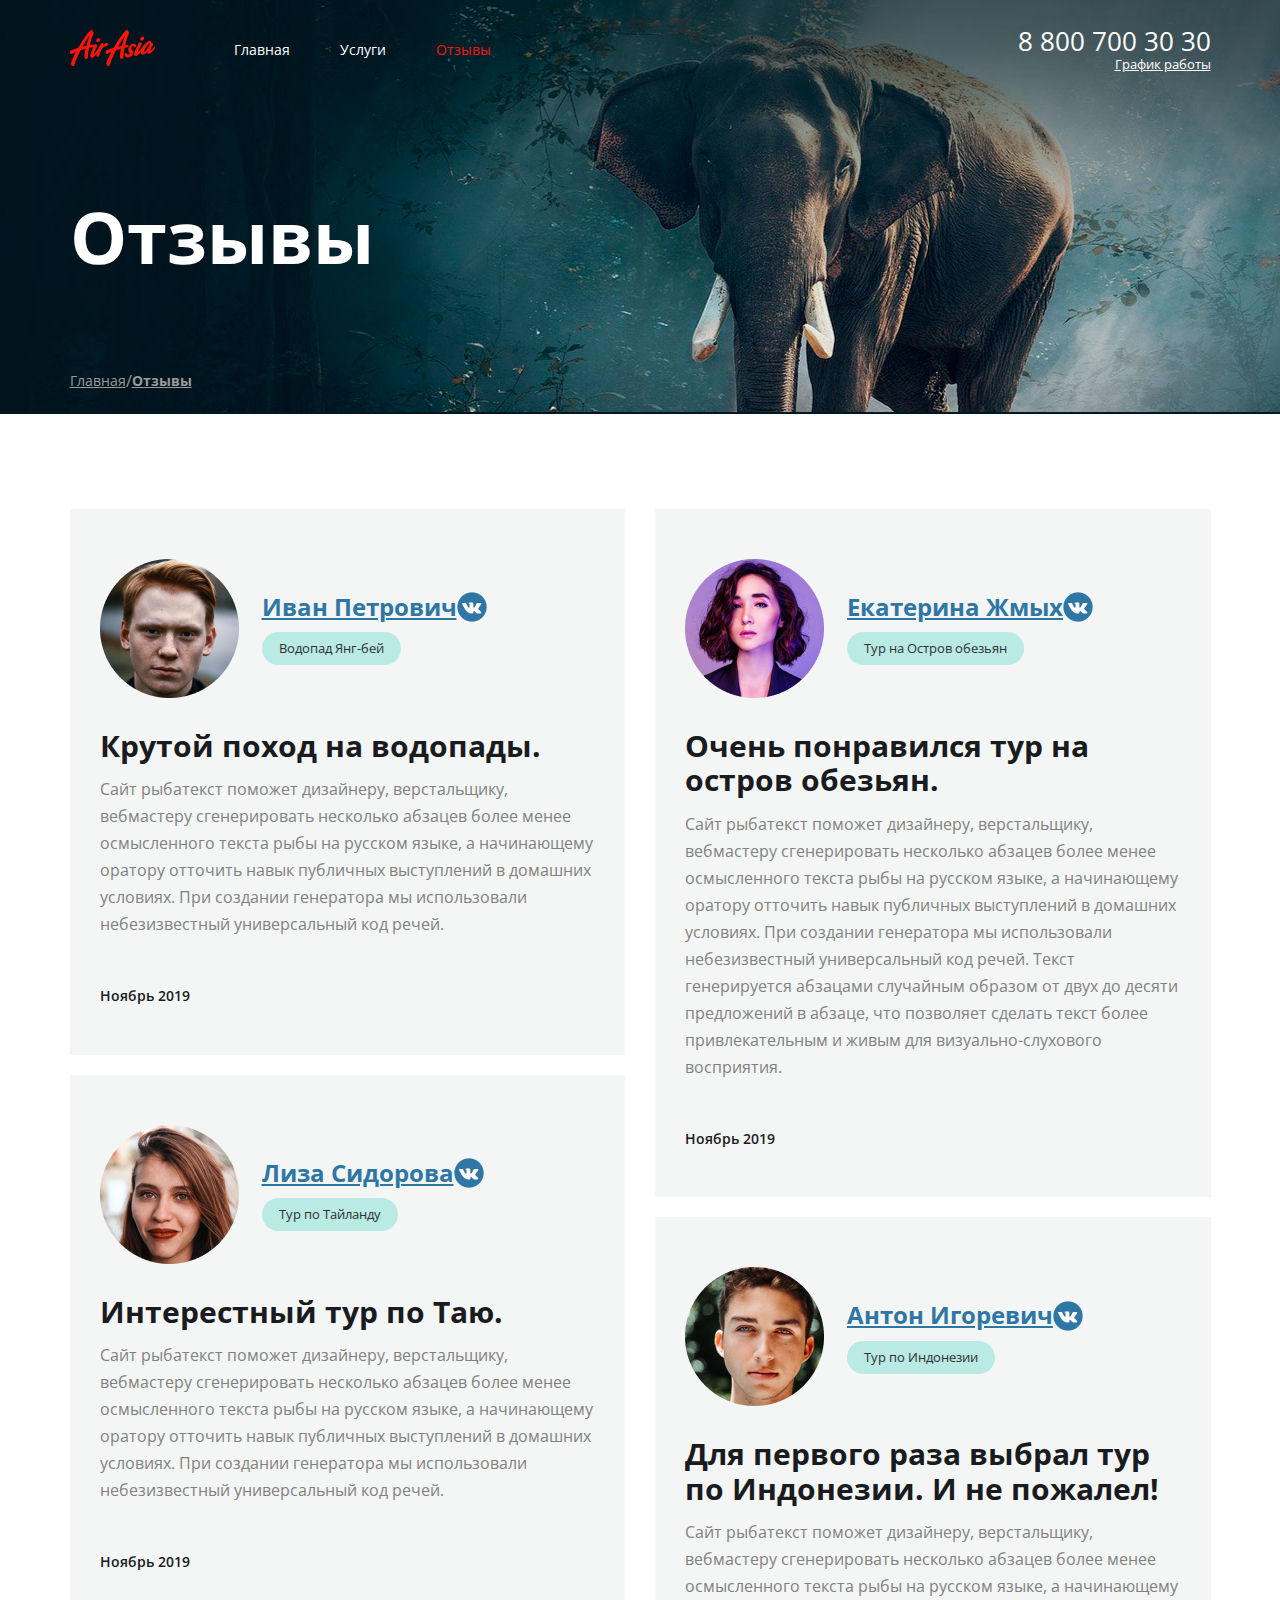
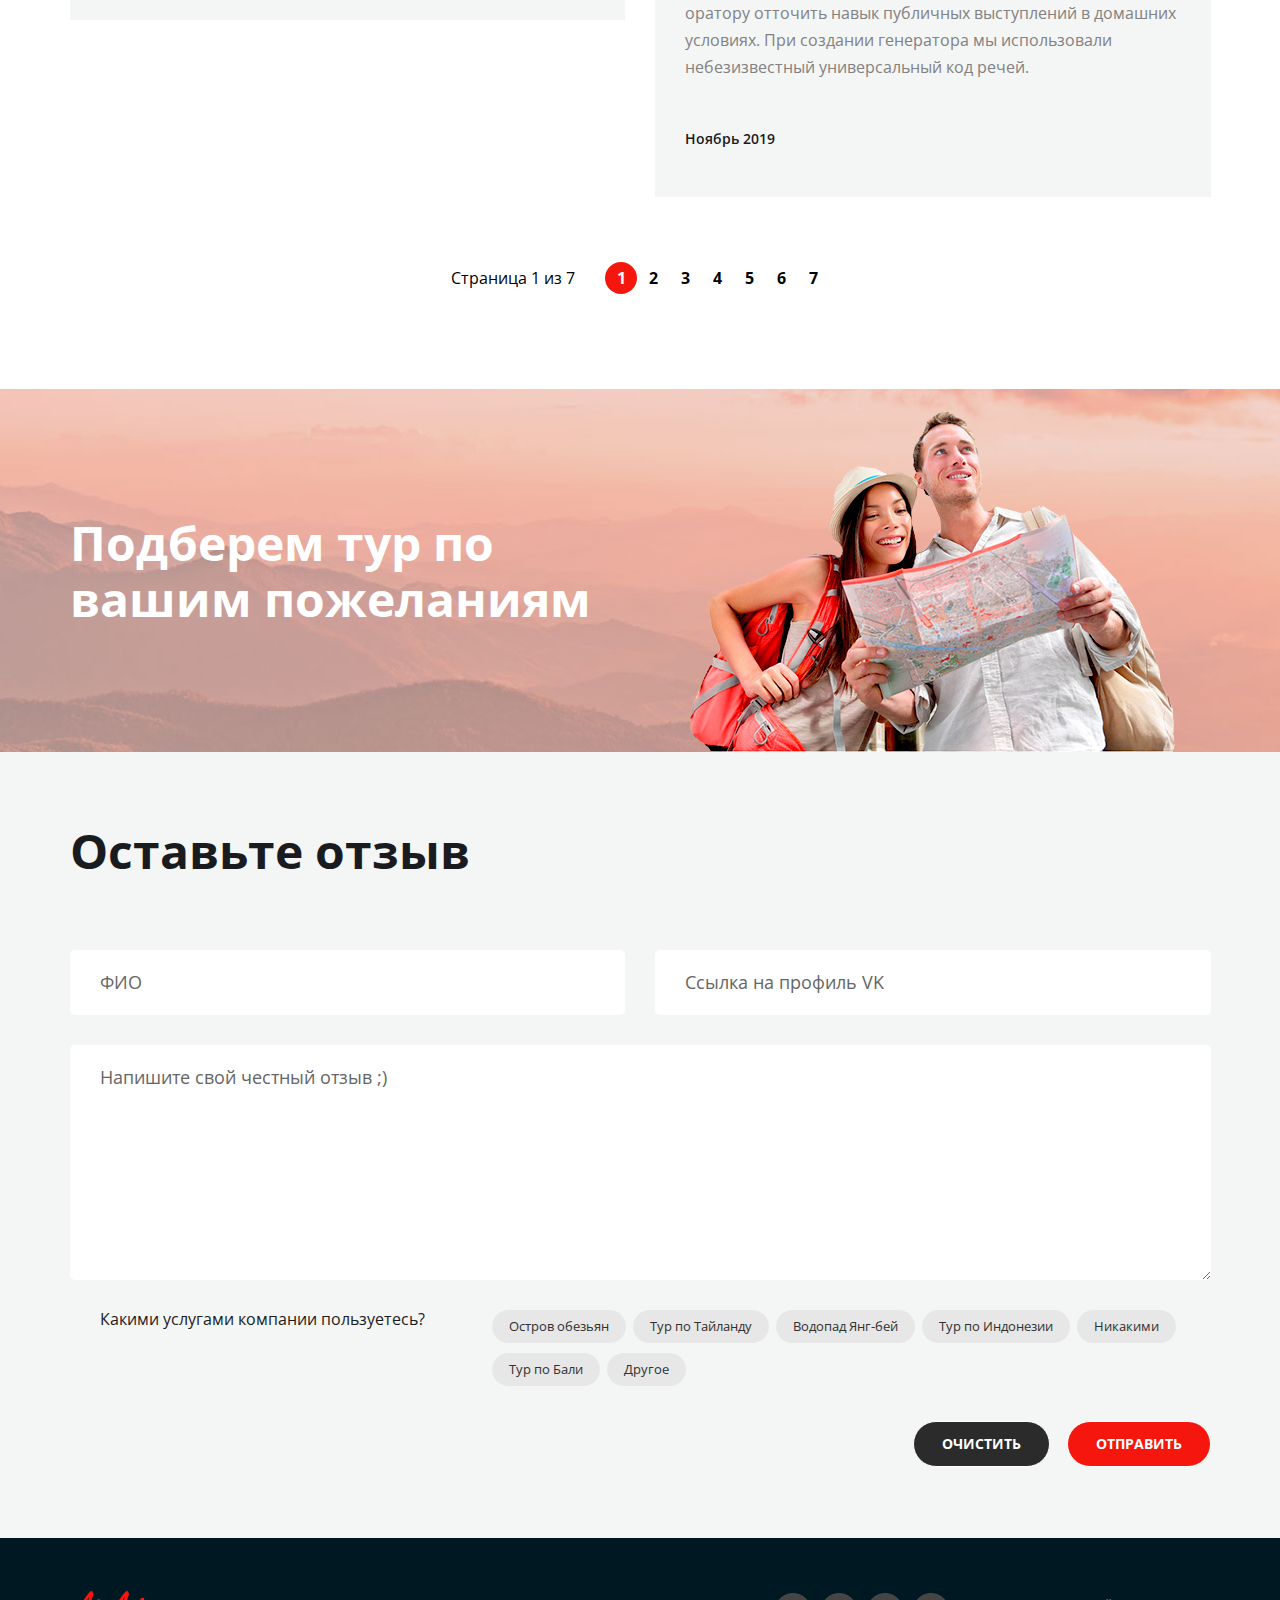
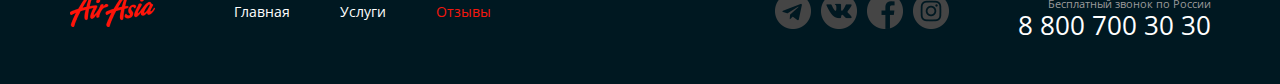
<file: reviews.html>
<!DOCTYPE html>
<html lang="ru">
<head>
  <meta charset="utf-8">
  <title>Отзывы</title>
  <meta name="viewport" content="width=device-width">
  <link href="https://fonts.googleapis.com/css2?family=Open+Sans:wght@400;600;700&display=swap" rel="stylesheet">
  <link rel="stylesheet" href="main.css">
  <link rel="stylesheet" href="./normalize.css">
  <link rel="stylesheet" href="./addition.css">
</head>
<body>
  <div class="wrapper">
    <section class="top-line">
      <div class="container top-line__container">
        <header class="header">
          <div class="header__col">
            <a href="./welcome.html" class="logo">
              <img src="./img/logotype.png" alt="" class="logo__image">
            </a>
            <nav class="menu">
              <ul class="menu__list">
                <li class="menu__item">
                  <a href="./index.html" class="menu__title">Главная</a>
                </li>
                <li class="menu__item">
                  <a href="./services.html" class="menu__title">Услуги</a>
                </li>
                <li class="menu__item">
                  <a href="" class="menu__title menu__title--active">Отзывы</a>
                </li>
              </ul>
            </nav>
          </div>
          <div class="header__col header__col--align--right">
            <address class="contacts">
              <a href="tel:+78007003030" class="contacts__phone">8 800 700 30 30</a>
              <div class="dropdown">
                <a href="#" class="contacts__workhours">График работы</a>
                <div class="dropdown__menu">
                  <ul class="dropdown__list">
                    <li class="dropdown__item dropdown__item--bold">пн-вс: 09:00 - 20:00</li>
                    <li class="dropdown__item">Обед: 14:00-14:30</li>
                  </ul>
                </div>
              </div>
            </address>
          </div>
        </header>
        <h1 class="page-title">Отзывы</h1>
        <nav class="breadcrumbs">
          <ul class="breadcrumbs__list">
            <li class="breadcrumbs__item">
              <a href="./index.html" class="breadcrumbs__link">Главная</a>
            </li>
            <li class="breadcrumbs__item breadcrumbs__item--active">
              <a href="#" class="breadcrumbs__link">Отзывы</a>
            </li>
          </ul>
        </nav>
      </div>
    </section>
    <main class="main__page-content">
      <div class="container">
        <ul class="reviews">
          <li class="reviews__item review">
            <div class="review__header">
              <div class="review__photo">
                <div class="avatar">
                  <img src="./img/ivan.png" alt="user" class="avatar__img">
                </div>
              </div>
              <div class="review__userdata">
                <a href="#" class="review__user"> Иван Петрович </a>
                <ul class="review__tags">
                  <li class="review__tags-item tag tag--bg--blue">Водопад Янг-бей</li>
                </ul>
              </div>
            </div>
            <div class="review__content">
              <h3 class="review__title">Крутой поход на водопады.</h3>
              <div class="review__content-text">
                <p>Сайт рыбатекст поможет дизайнеру, верстальщику, вебмастеру сгенерировать несколько абзацев более менее осмысленного текста рыбы на русском языке, а начинающему оратору отточить навык публичных выступлений в домашних условиях. При создании генератора мы использовали небезизвестный универсальный код речей. </p>
              </div>
              <div class="review__date">Ноябрь 2019</div>
            </div>
          </li>
          <li class="reviews__item review">
            <div class="review__header">
              <div class="review__photo">
                <div class="avatar">
                  <img src="./img/lisa.png" alt="user" class="avatar__img">
                </div>
              </div>
              <div class="review__userdata">
                <a href="#" class="review__user"> Лиза Сидорова </a>
                <ul class="review__tags">
                  <li class="review__tags-item tag tag--bg--blue">Тур по Тайланду</li>
                </ul>
              </div>
            </div>
            <div class="review__content">
              <h3 class="review__title">Интерестный тур по Таю.</h3>
              <div class="review__content-text">
                <p>Сайт рыбатекст поможет дизайнеру, верстальщику, вебмастеру сгенерировать несколько абзацев более менее осмысленного текста рыбы на русском языке, а начинающему оратору отточить навык публичных выступлений в домашних условиях. При создании генератора мы использовали небезизвестный универсальный код речей. </p>
              </div>
              <div class="review__date">Ноябрь 2019</div>
            </div>
          </li>
          <li class="reviews__item review">
            <div class="review__header">
              <div class="review__photo">
                <div class="avatar">
                  <img src="./img/kate.png" alt="user" class="avatar__img">
                </div>
              </div>
              <div class="review__userdata">
                <a href="#" class="review__user"> Екатерина Жмых </a>
                <ul class="review__tags">
                  <li class="review__tags-item tag tag--bg--blue">Тур на Остров обезьян</li>
                </ul>
              </div>
            </div>
            <div class="review__content">
              <h3 class="review__title">Очень понравился тур на остров обезьян.</h3>
              <div class="review__content-text">
                <p>Сайт рыбатекст поможет дизайнеру, верстальщику, вебмастеру сгенерировать несколько абзацев более менее осмысленного текста рыбы на русском языке, а начинающему оратору отточить навык публичных выступлений в домашних условиях. При создании генератора мы использовали небезизвестный универсальный код речей. Текст генерируется абзацами случайным образом от двух до десяти предложений в абзаце, что позволяет сделать текст более привлекательным и живым для визуально-слухового восприятия.</p>
              </div>
              <div class="review__date">Ноябрь 2019</div>
            </div>
          </li>
          <li class="reviews__item review">
            <div class="review__header">
              <div class="review__photo">
                <div class="avatar">
                  <img src="./img/anton.png" alt="user" class="avatar__img">
                </div>
              </div>
              <div class="review__userdata">
                <a href="#" class="review__user"> Антон Игоревич </a>
                <ul class="review__tags">
                  <li class="review__tags-item tag tag--bg--blue">Тур по Индонезии</li>
                </ul>
              </div>
            </div>
            <div class="review__content">
              <h3 class="review__title">Для первого раза выбрал тур по Индонезии. И не пожалел!</h3>
              <div class="review__content-text">
                <p>Сайт рыбатекст поможет дизайнеру, верстальщику, вебмастеру сгенерировать несколько абзацев более менее осмысленного текста рыбы на русском языке, а начинающему оратору отточить навык публичных выступлений в домашних условиях. При создании генератора мы использовали небезизвестный универсальный код речей. </p>
              </div>
              <div class="review__date">Ноябрь 2019</div>
            </div>
          </li>
        </ul>
        <div class="paginator paginator--theme--light">
          <div class="paginator__display">Страница 1 из 7</div>
          <ul class="paginator__list">
            <li class="paginator__item paginator__item-active">
              <a href="" class="paginator__link">1</a>
            </li>
            <li class="paginator__item">
              <a href="" class="paginator__link">2</a>
            </li>
            <li class="paginator__item">
              <a href="" class="paginator__link">3</a>
            </li>
            <li class="paginator__item">
              <a href="" class="paginator__link">4</a>
            </li>
            <li class="paginator__item">
              <a href="" class="paginator__link">5</a>
            </li>
            <li class="paginator__item">
              <a href="" class="paginator__link">6</a>
            </li>
            <li class="paginator__item">
              <a href="" class="paginator__link">7</a>
            </li>
          </ul>
        </div>
      </div>
    </main>
    <section class="separator">
      <div class="container container-separator">
        <h2 class="separator__title">Подберем тур по вашим пожеланиям</h2>
        <img src="./img/couple.png" alt="couple" class="separator__img">
      </div>
    </section>
    <section class="inner-section inner-section--bg--grey">
      <div class="container">
        <h2 class="inner-section__title">Оставьте отзыв</h2>
        <form class="form">
          <div class="form__row">
            <input type="text" placeholder="ФИО" class="form__input">
            <input type="text" placeholder="Ссылка на профиль VK" class="form__input">
          </div>
          <div class="form__row">
            <textarea placeholder="Напишите свой честный отзыв ;)" class="form__input form__input-textarea"></textarea>
          </div>
          <div class="form__controls">
            <div class="form__controls-title">Какими услугами компании пользуетесь?</div>
            <ul class="controls">
              <li class="controls__item">
                <label class="controls__elem">
                  <input type="checkbox" class="controls__checkbox">
                  <div class="tag controls__tag">Остров обезьян</div>
                </label>
              </li>
              <li class="controls__item">
                <label class="controls__elem">
                  <input type="checkbox" class="controls__checkbox">
                  <div class="tag controls__tag">Тур по Тайланду</div>
                </label>
              </li>
              <li class="controls__item">
                <label class="controls__elem">
                  <input type="checkbox" class="controls__checkbox">
                  <div class="tag controls__tag">Водопад Янг-бей</div>
                </label>
              </li>
              <li class="controls__item">
                <label class="controls__elem">
                  <input type="checkbox" class="controls__checkbox">
                  <div class="tag controls__tag">Тур по Индонезии</div>
                </label>
              </li>
              <li class="controls__item">
                <label class="controls__elem">
                  <input type="checkbox" class="controls__checkbox">
                  <div class="tag controls__tag">Никакими</div>
                </label>
              </li>
              <li class="controls__item">
                <label class="controls__elem">
                  <input type="checkbox" class="controls__checkbox">
                  <div class="tag controls__tag">Тур по Бали</div>
                </label>
              </li>
              <li class="controls__item">
                <label class="controls__elem">
                  <input type="checkbox" class="controls__checkbox">
                  <div class="tag controls__tag">Другое</div>
                </label>
              </li>
            </ul>
          </div>
          <div class="form__btns">
            <button type="reset" class="button button--color-grey">Очистить</button>
            <button type="submit" class="button">Отправить</button>
          </div>
        </form>
      </div>
    </section>
    <footer class="inner-footer">
      <div class="container">
        <footer class="footer footer-container">
          <a href="" class="logo">
            <img src="./img/logotype.png" alt="" class="logo__image">
          </a>
          <nav class="menu">
            <ul class="menu__list">
              <li class="menu__item">
                <a href="./index.html" class="menu__title">Главная</a>
              </li>
              <li class="menu__item">
                <a href="./services.html" class="menu__title">Услуги</a>
              </li>
              <li class="menu__item">
                <a href="" class="menu__title menu__title--active">Отзывы</a>
              </li>
            </ul>
          </nav>
          <nav class="socials">
            <ul class="socials__list">
              <li class="socials__item socials__item--icon--telegram">
                <a href="" class="socials__button">
                </a>
              </li>
              <li class="socials__item socials__item--icon--vk">
                <a href="" class="socials__button">
                </a>
              </li>
              <li class="socials__item socials__item--icon--fb">
                <a href="" class="socials__button">
                </a>
              </li>
              <li class="socials__item socials__item--icon--insta">
                <a href="" class="socials__button">
                </a>
              </li>
            </ul>
          </nav>
          <address class="contacts">
            <div class="contacts__workhours">Бесплатный звонок по России</div>
            <a href="tel:+78007003030" class="contacts__phone">8 800 700 30 30</a>
          </address>
        </footer>
      </div>
    </footer>
  </div>
</body>
</html>
</file>
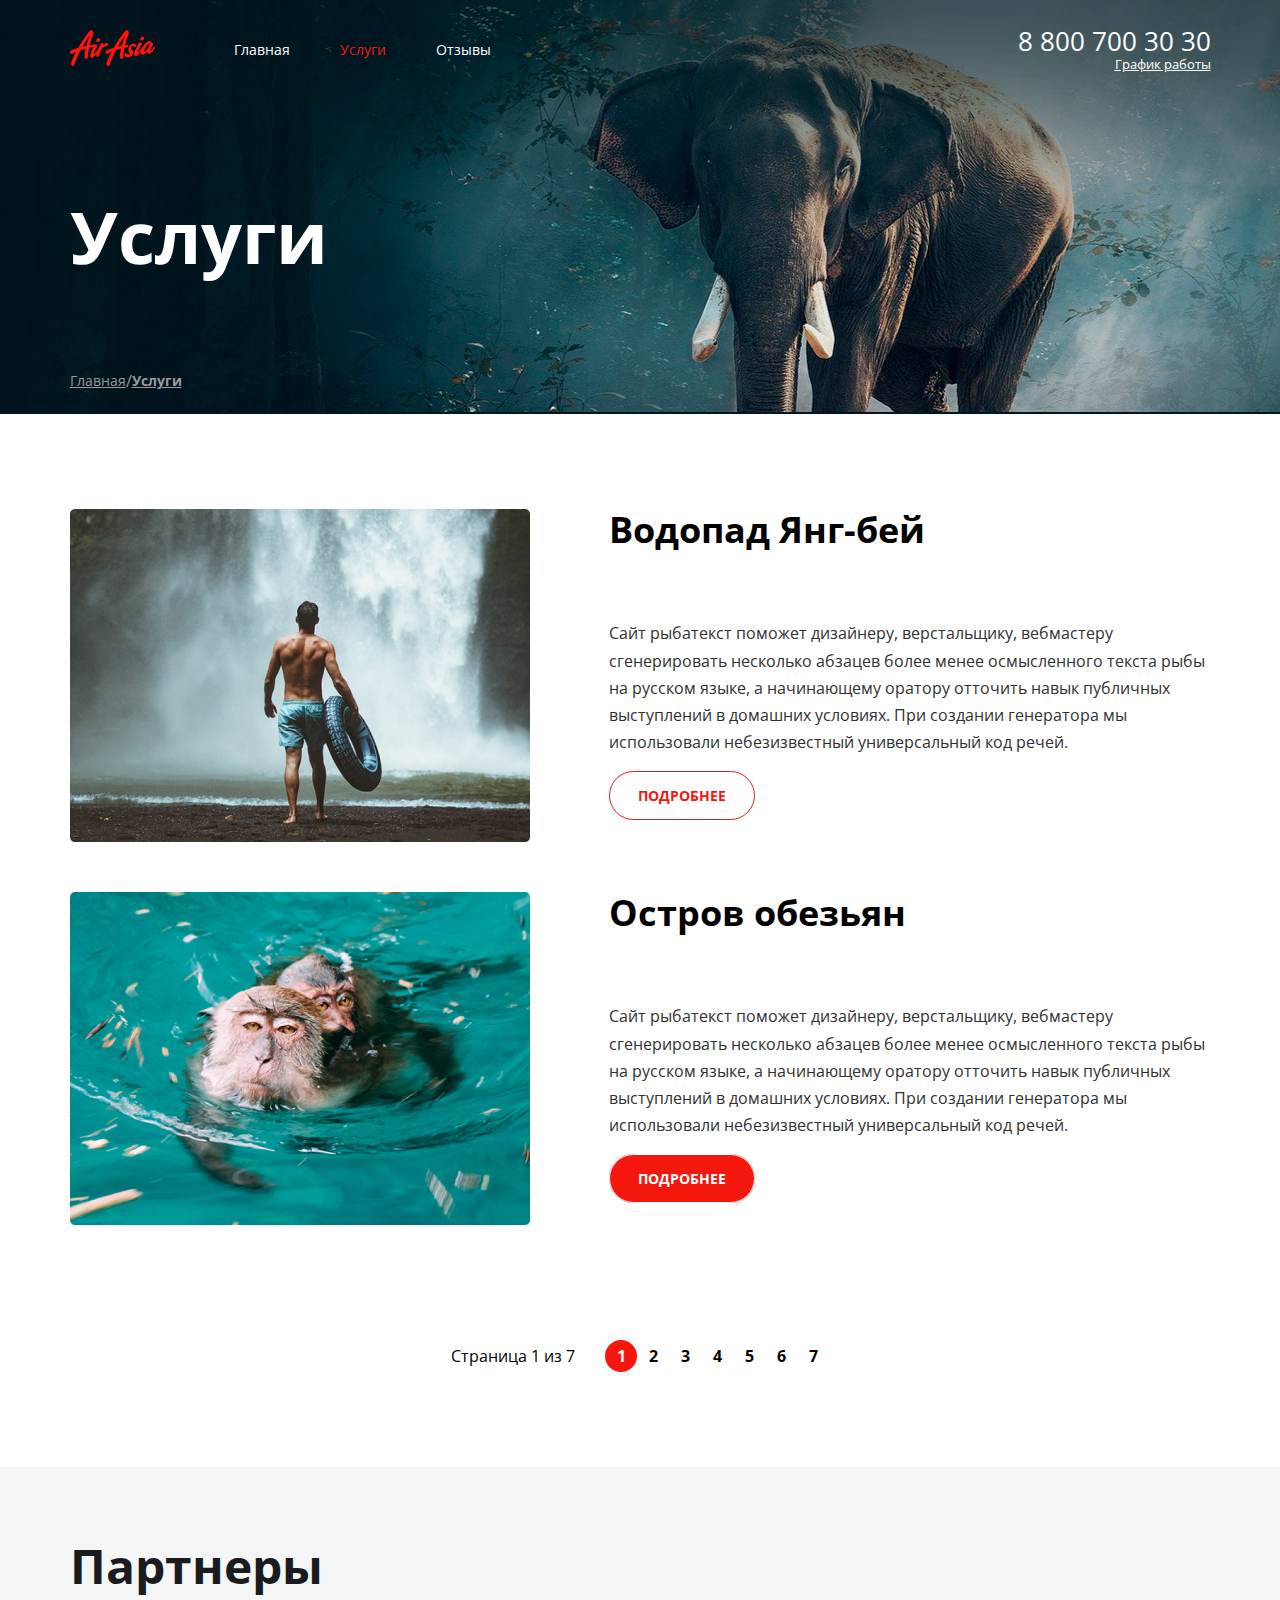
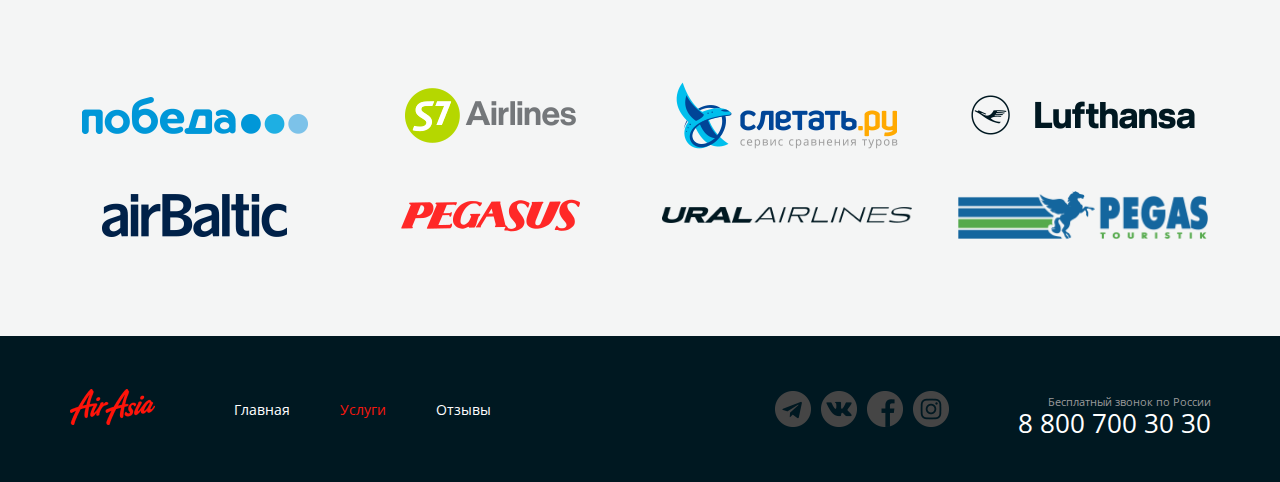
<file: services.html>
<!DOCTYPE html>
<html lang="ru">
<head>
  <meta charset="utf-8">
  <title>Услуги</title>
  <meta name="viewport" content="width=device-width">
  <link href="https://fonts.googleapis.com/css2?family=Open+Sans:wght@400;600;700&display=swap" rel="stylesheet">
  <link rel="stylesheet" href="main.css">
  <link rel="stylesheet" href="./normalize.css">
  <link rel="stylesheet" href="./addition.css">
</head>
<body>
  <div class="wrapper">
    <section class="top-line">
      <div class="container top-line__container">
        <header class="header">
          <div class="header__col">
            <a href="./welcome.html" class="logo">
              <img src="./img/logotype.png" alt="" class="logo__image">
            </a>
            <nav class="menu">
              <ul class="menu__list">
                <li class="menu__item">
                  <a href="./index.html" class="menu__title">Главная</a>
                </li>
                <li class="menu__item">
                  <a href="" class="menu__title menu__title--active">Услуги</a>
                </li>
                <li class="menu__item">
                  <a href="./reviews.html" class="menu__title">Отзывы</a>
                </li>
              </ul>
            </nav>
          </div>
          <div class="header__col header__col--align--right">
            <address class="contacts">
              <a href="tel:+78007003030" class="contacts__phone">8 800 700 30 30</a>
              <div class="dropdown">
                <a href="#" class="contacts__workhours">График работы</a>
                <div class="dropdown__menu">
                  <ul class="dropdown__list">
                    <li class="dropdown__item dropdown__item--bold">пн-вс: 09:00 - 20:00</li>
                    <li class="dropdown__item">Обед: 14:00-14:30</li>
                  </ul>
                </div>
              </div>
            </address>
          </div>
        </header>
        <h1 class="page-title">Услуги</h1>
        <nav class="breadcrumbs">
          <ul class="breadcrumbs__list">
            <li class="breadcrumbs__item">
              <a href="./index.html" class="breadcrumbs__link">Главная</a>
            </li>
            <li class="breadcrumbs__item breadcrumbs__item--active">
              <a href="#" class="breadcrumbs__link">Услуги</a>
            </li>
          </ul>
        </nav>
      </div>
    </section>
    <main class="main__page-content">
      <div class="container">
        <ul class="services">
          <li class="services__item service">
            <div class="service__img">
              <img src="./img/waterfall.png" class="service__img-elem" alt="men">
            </div>
            <div class="service__content">
              <h2 class="service__title">Водопад Янг-бей</h2>
              <div class="service__desc">
                <p>Сайт рыбатекст поможет дизайнеру, верстальщику, вебмастеру сгенерировать несколько абзацев более менее осмысленного текста рыбы на русском языке, а начинающему оратору отточить навык публичных выступлений в домашних условиях. При создании генератора мы использовали небезизвестный универсальный код речей. </p>
              </div>
              <a href="#" class="btn">Подробнее</a>
            </div>
          </li>
          <li class="services__item service">
            <div class="service__img">
              <img src="./img/monkeys.png" class="service__img-elem" alt="monkey">
            </div>
            <div class="service__content">
              <h2 class="service__title">Остров обезьян</h2>
              <div class="service__desc">
                <p>Сайт рыбатекст поможет дизайнеру, верстальщику, вебмастеру сгенерировать несколько абзацев более менее осмысленного текста рыбы на русском языке, а начинающему оратору отточить навык публичных выступлений в домашних условиях. При создании генератора мы использовали небезизвестный универсальный код речей. </p>
              </div>
              <a href="#" class="btn__link">Подробнее</a>
            </div>
          </li>
        </ul>
        <div class="paginator paginator--theme--light">
          <div class="paginator__display">Страница 1 из 7</div>
          <ul class="paginator__list">
            <li class="paginator__item paginator__item-active">
              <a href="" class="paginator__link">1</a>
            </li>
            <li class="paginator__item">
              <a href="" class="paginator__link">2</a>
            </li>
            <li class="paginator__item">
              <a href="" class="paginator__link">3</a>
            </li>
            <li class="paginator__item">
              <a href="" class="paginator__link">4</a>
            </li>
            <li class="paginator__item">
              <a href="" class="paginator__link">5</a>
            </li>
            <li class="paginator__item">
              <a href="" class="paginator__link">6</a>
            </li>
            <li class="paginator__item">
              <a href="" class="paginator__link">7</a>
            </li>
          </ul>
        </div>
      </div>
    </main>
    <section class="inner-section inner-section--bg--grey">
      <div class="container">
        <h2 class="inner-section__title">Партнеры</h2>
        <ul class="partners">
          <li class="partners__item">
            <a href="#" class="partners__link">
              <img src="./img/pobeda.png" alt="pobeda">
            </a>
          </li>
          <li class="partners__item">
            <a href="#" class="partners__link">
              <img src="./img/s7.png" alt="s7">
            </a>
          </li>
          <li class="partners__item">
            <a href="#" class="partners__link">
              <img src="./img/lets-fly.png" alt="lets-fly">
            </a>
          </li>
          <li class="partners__item">
            <a href="#" class="partners__link">
              <img src="./img/lufthansa.png" alt="lufthansa">
            </a>
          </li>
          <li class="partners__item">
            <a href="#" class="partners__link">
              <img src="./img/airbaltic.png" alt="airbaltic">
            </a>
          </li>
          <li class="partners__item">
            <a href="#" class="partners__link">
              <img src="./img/pegasus.png" alt="pegasus">
            </a>
          </li>
          <li class="partners__item">
            <a href="#" class="partners__link">
              <img src="./img/ural.png" alt="ural">
            </a>
          </li>
          <li class="partners__item">
            <a href="#" class="partners__link">
              <img src="./img/pegas.png" alt="pegas">
            </a>
          </li>
        </ul>
      </div>
    </section>
    <footer class="inner-footer">
      <div class="container">
        <footer class="footer footer-container">
          <a href="" class="logo">
            <img src="./img/logotype.png" alt="" class="logo__image">
          </a>
          <nav class="menu">
            <ul class="menu__list">
              <li class="menu__item">
                <a href="./index.html" class="menu__title">Главная</a>
              </li>
              <li class="menu__item">
                <a href="" class="menu__title menu__title--active">Услуги</a>
              </li>
              <li class="menu__item">
                <a href="./reviews.html" class="menu__title">Отзывы</a>
              </li>
            </ul>
          </nav>
          <nav class="socials">
            <ul class="socials__list">
              <li class="socials__item socials__item--icon--telegram">
                <a href="" class="socials__button">
                </a>
              </li>
              <li class="socials__item socials__item--icon--vk">
                <a href="" class="socials__button">
                </a>
              </li>
              <li class="socials__item socials__item--icon--fb">
                <a href="" class="socials__button">
                </a>
              </li>
              <li class="socials__item socials__item--icon--insta">
                <a href="" class="socials__button">
                </a>
              </li>
            </ul>
          </nav>
          <address class="contacts">
            <div class="contacts__workhours">Бесплатный звонок по России</div>
            <a href="tel:+78007003030" class="contacts__phone">8 800 700 30 30</a>
          </address>
        </footer>
      </div>
    </footer>
  </div>
</body>
</html>
</file>
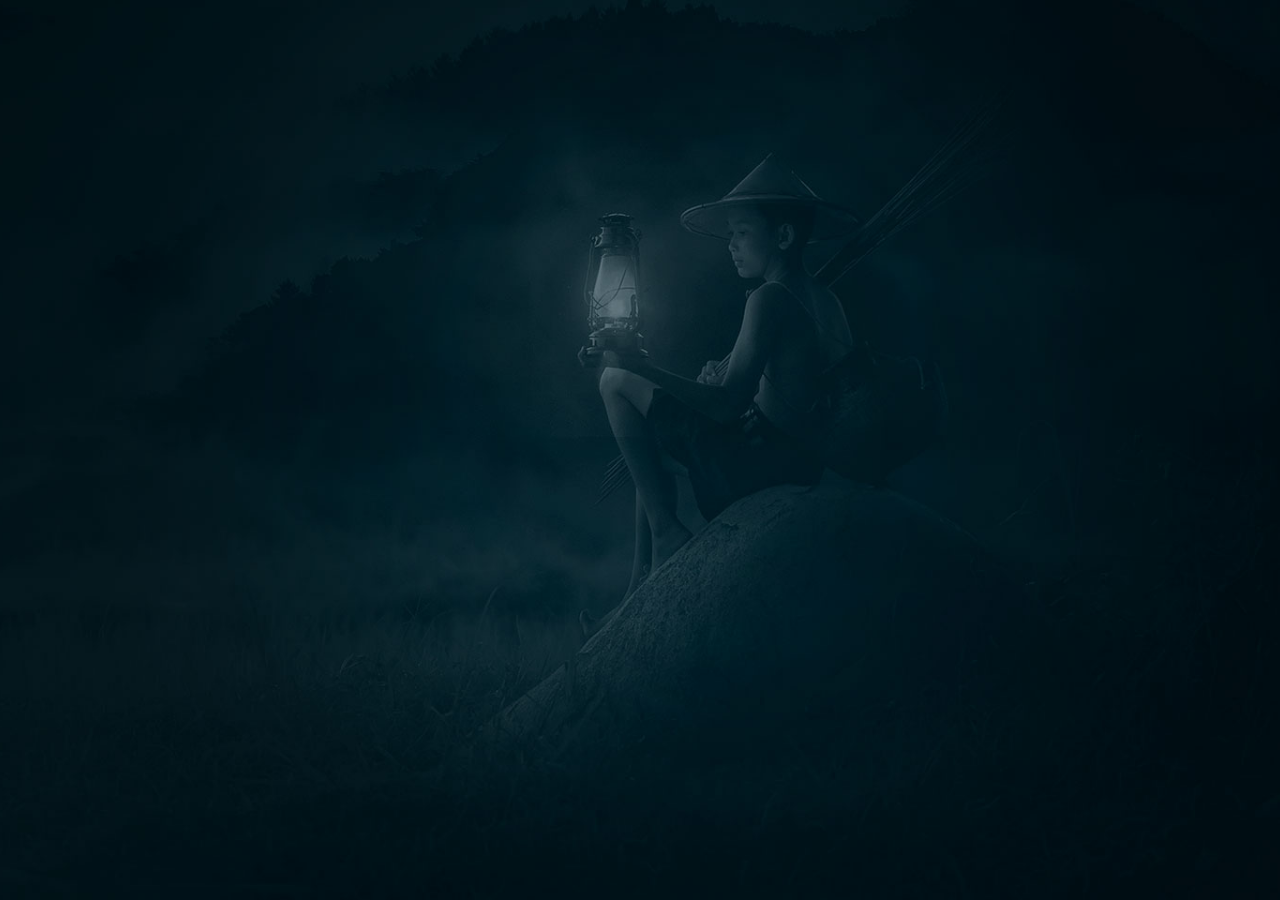
<file: welcome.html>
<!DOCTYPE html>
<html lang="ru">
<head>
  <meta charset="utf-8">
  <title>Вступительная</title>
  <meta name="viewport" content="width=device-width">
  <link href="https://fonts.googleapis.com/css2?family=Open+Sans:wght@400;600;700&display=swap" rel="stylesheet">
  <link rel="stylesheet" href="main.css">
  <link rel="stylesheet" href="./normalize.css">
  <link rel="stylesheet" href="./addition.css">
</head>
<body>
  <div class="welcome">
    <div class="welcome__container">
      <div class="central">
        <img src="./img/welcome.png" alt="" class="central__logo">
        <div class="central__text">Открой для себя Азию</div>
        <a href="./index.html" class="hello__button">Войти</a>
      </div>
    </div>
  </div>
</body>
</html>
</file>
<file: main.css>
body {
    font-family: 'Open Sans', sans-serif;
    display: block;
    margin: 0px;
}

.main-page-wrapper {
    background: url("./img/mainone.png") center top no-repeat, url("./img/maintwo.png") center bottom 320px no-repeat;
    background-color: #001821;
}

.container {
    margin: 0 auto;
    width: 1141px;
}

.hello__container {
    display: flex;
    flex-direction: column;
    justify-content: space-between;
    min-height: 500px;
}

.header {
    padding-top: 27px;
    display: flex;
    margin-bottom: 80px;
    display: flex;
    justify-content: space-between;
    align-items: center;
}

.header__col {
    display: flex;
    align-items: center;
}

.header__col--align--right {
    justify-content: flex-end;
}

.logo {
    display: block;
    margin-right: 79px;
}

.menu {
    display: block;
}

.contacts {
    display: block;
}

ul {
    padding: 0;
    margin: 0;
}

ul li {
    list-style: none;
}

h1, h2, h3 {
    margin: 0;
    font-weight: normal;
}

p {
    margin-top: 0;
}

* {
    box-sizing: border-box;
}

img {
    max-width: 100%;
}

.menu__list {
    display: flex;
}

.menu__item {
    margin-right: 50px;
}

.menu__item:last-child {
    margin-right: 0px;
}

.menu__title {
    font-size: 14px;
    text-decoration: none;
    color: #FFFFFF;
}

.menu__title--active {
    color: #F5170E;
}

.contacts {
    font-style: normal;
}

.contacts__phone {
    text-decoration: none;
    font-size: 26px;
    color: #FFFFFF;
}

.dropdown {
    position: relative;
}

.dropdown:hover .dropdown__menu {
    left: 0px;
    opacity: 1;
}

.contacts__workhours {
    display: flex;
    justify-content: flex-end;
    font-size: 13px;
    color: #FFFFFF;
    text-decoration: underline;
}

.dropdown__menu {
    position: absolute;
    background: url("./img/triangle.png") center center no-repeat;
    padding: 28px 23px;
    width: 175px;
    top: 100%;
    opacity: 0;
    transition: opacity .4s;
    left: -9999px;
}

.dropdown__item {
    font-size: 13px;
    color: #1E1F20;
}

.dropdown__item--bold {
    font-weight: 700;
}

.hello {
    margin-bottom: 56px;
}

.hello__title {
    width: 50%;
    line-height: 1.27;
    font-size: 72px;
    font-weight: bold;
    line-height: 100px;
    color: #FFFFFF;
    margin-bottom: 24.5px;
}

.hello__text {
    font-size: 18px;
    color: #FFFFFF;
    margin-bottom: 31.5px;
}

.hello__button {
    background: #F5170E;
    border-radius: 35px;
    font-size: 14px;
    color: #FFFFFF;
    text-decoration: none;
    padding: 18px 40px;
    font-weight: bold;
    text-transform: uppercase;
    display: inline-block;
}

.tours {
    margin-bottom: 127px;
}

.tours__title {
    color: #FFFFFF;
    font-size: 36px;
    font-weight: bold;
    margin-bottom: 51px;
    margin-top: 198px;
    margin-right: 9px;
}

.tours__hot-title, .tours__hot-img {
    display: inline-block;
}

.tours__list {
    display: flex;
    justify-content: space-between;
}

.tours__item {
    min-height: 449px;
    width: calc(100% / 3 - 18.4px);
    background: #FFFFFF;
    border-radius: 6px;
}

.tours__item:last-child {
    margin-right: 0;
}

.tours__item-img {
    min-height: 144px;
    margin-bottom: 28px;
}

.tours__item-content {
    padding: 0px 24px;
}

.tours__item-title {
    font-weight: 700;
    font-size: 25px;
    margin-bottom: 20px;
    color: #000;
}

.tours__item-section {
    display: flex;
    justify-content: space-between;
}

.tours__item-subject {
    color: #666666;
    font-size: 16px;
    width: 145px;
}

.tours__item-subject:last-child {
    margin-right: 0;
}

.tours__item-image {
    margin-right: 10px;
}

.tours__item-text {
    display: inline-block;
    vertical-align: top;
}

.tours__item-desc {
    font-size: 14px;
    font-weight: 400;
    width: 324px;
    margin-bottom: 41px;
    line-height: 21px;
    margin-top: 13px;
}

.tours__item-slogan {
    font-size: 14px;
    color: #303030;
}

.tours__item-button {
    background: #fff;
    border: 1px solid #F5170E;
    border-radius: 35px;
    padding: 14px 28px;
    color: #F5170E;
    font-weight: 700;
    text-decoration: none;
    margin-bottom: 26px;
    text-transform: uppercase;
    font-size: 14px;
}

.tours__item-btn {
    background: #F5170E;
    border: 1px solid #fff;
    border-radius: 35px;
    padding: 14px 28px;
    color: #fff;
    font-weight: 700;
    text-decoration: none;
    margin-bottom: 26px;
    text-transform: uppercase;
    font-size: 14px;
}

.news {
    margin-bottom: 80px;
}

.news__title {
    font-size: 36px;
    color: #FFFFFF;
    font-weight: bold;
    margin-bottom: 51px;
}

.news__list {
    display: flex;
}

.news__item {
    margin-right: 22px;
    width: 557px;
    height: 394px;
    position: relative;
    border-radius: 5px;
    overflow: hidden;
}

.news__item:last-child {
    margin-right: 0;
}

.news__image {
    display: block;
    width: 100%;
    height: 100%;
    object-fit: cover;
}

.news__content {
    position: absolute;
    left: 0;
    right: 0;
    bottom: 0;
    padding: 65.5px 32px;
    height: 200px;
}

.news__date {
    font-size: 14px;
    color: #FFFFFF;
    margin-bottom: 1px;
}

.news__subtitle {
    font-size: 24px;
    font-weight: bold;
    color: #FFFFFF;
    margin-top: 0;
}

.news__text {
    font-size: 16px;
    color: #FFFFFF;
    margin-top: 12px;
}

.paginator {
    display: flex;
    justify-content: center;
    align-items: center;
    padding: 65px;
}

.paginator--theme--light {
    padding-bottom: 0px;
    color: #000000;
}

.paginator--theme--light .paginator__display, .paginator--theme--light .paginator__link {
    color: black;
}

.paginator--theme--light .paginator__item-active .paginator__link {
    color: #FFFFFF;
    background: #F5170E;
}

.paginator__display {
    color: #FFFFFF;
    padding-right: 30px;
}

.paginator__list {
    display: flex;
    align-items: center;
}

.paginator__item {
    text-align: center;
}

.paginator__item:last-child {
    margin-right: 0;
}

.paginator__item-active .paginator__link {
    background: #FFFFFF;
    color: #F5170E;
}

.paginator__link {
    display: block;
    height: 32px;
    width: 32px;
    border-radius: 50%;
    position: relative;
    text-decoration: none;
    font-weight: bold;
    color: #FFFFFF;
    line-height: 32px;
}

.about:before {
    content: "";
    display: inline-block;
    vertical-align: top;
    width: 490px;
    height: 502px;
    background: url("./img/gates.png") center center / cover no-repeat;
}

.about__content {
    margin-bottom: -13px;
}

.about__desc {
    background: url("./img/mountains.png") center center / cover no-repeat;
    display: inline-block;
    vertical-align: top;
    width: 785px;
    height: 455px;
    padding: 80px 98px;
    margin-left: 351px;
    margin-top: -400px;
    margin-bottom: 63px;
}

.about__title {
    font-size: 36px;
    font-weight: bold;
    color: #000000;
    margin-bottom: 37px;
}

.about__text {
    font-size: 16px;
    color: #000000;
    margin-bottom: 94px;
}

.about__button {
    background: #F5170E;
    border-radius: 35px;
    font-size: 14px;
    color: #FFFFFF;
    text-decoration: none;
    padding: 18px 40px;
    font-weight: bold;
    text-transform: uppercase;
    margin-bottom: 47.5px;
}

.footer {
    display: flex;
    height: 146px;
    align-items: center;
    position: relative;
    border-top: 1px solid rgba(255, 255, 255, 0.1);
}

.footer .logo {
    top: 3px;
    left: 0;
}

.footer .menu {
    margin-right: 234px;
}

.footer .contacts {
    position: absolute;
    top: 3px;
    right: 0;
}

.footer .menu__item {
    margin-right: 50px;
}

.footer .menu__title {
    font-size: 14px;
    text-decoration: none;
    color: #FFFFFF;
}

.footer .menu__title--active {
    color: #F5170E;
}

.footer .contacts {
    font-style: normal;
    text-align: right;
    top: 60px;
    right: 0;
}

.footer .contacts__workhours {
    display: flex;
    justify-content: flex-end;
    right: 2px;
    font-size: 11px;
    color: #9A9A9A;
    text-decoration: none;
}

.footer .contacts__phone {
    text-decoration: none;
    font-size: 26px;
    color: #FFFFFF;
}

.socials {
    top: 10px;
    right: 300px;
}

.socials__list {
    display: flex;
}

.socials__item {
    margin-right: 10px;
}

.socials__item:last-child {
    margin-right: 0;
}

.socials__button {
    display: block;
    text-decoration: none;
    width: 36px;
    height: 36px;
}

.socials__item--icon--telegram .socials__button {
    background-image: url("./img/telegram.png");
}

.socials__item--icon--vk .socials__button {
    background-image: url("./img/vk.png");
}

.socials__item--icon--fb .socials__button {
    background-image: url("./img/f.png");
}

.socials__item--icon--insta .socials__button {
    background-image: url("./img/in.png");
}

/* services page */

.top-line {
    min-height: 412px;
    display: flex;
    flex-direction: column;
    padding-bottom: 23.5px;
    background: #001821 url("./img/headline\ 1.png") right 52% top no-repeat;
}

.top-line__container {
    display: flex;
    flex: 1;
    flex-direction: column;
    justify-content: space-between;
}

.page-title {
    margin-bottom: 100px;
    font-size: 72px;
    color: #FFFFFF;
    line-height: 1;
    font-weight: bold;
}

.breadcrumbs__list {
    display: flex;
    align-items: center;
}

.breadcrumbs__item {
    display: flex;
    align-items: center;
}

.breadcrumbs__item--active {
    font-weight: bold;
}

.breadcrumbs__item:after {
    content: "/";
    color: #9A9A9A;
}

.breadcrumbs__item:last-child:after {
    display: none;
}

.breadcrumbs__link {
    color: #9A9A9A;
    font-size: 14px;
}

.main__page-content {
    background: #fff;
    color: #303030;
    padding: 95px 0;
}

.services {
    margin-bottom: 50px;
}

.service {
    display: flex;
    margin-bottom: 50px;
}

.service:last-child {
    margin-bottom: 0px;
}

.service__img {
    width: 460px;
    height: 333px;
    margin-right: 7%;
}

.service__content {
    flex: 1;
}

.service__title {
    font-size: 36px;
    color: #000000;
    font-weight: bold;
    margin-bottom: 70px;
}

.service__desc {
    line-height: 1.7;
    margin-bottom: 30px;
}

.btn {
    background: F2F2F2;
    border: 1px solid #F5170E;
    border-radius: 35px;
    padding: 14px 28px;
    color: #F5170E;
    font-weight: 700;
    text-decoration: none;
    margin-bottom: 26px;
    text-transform: uppercase;
    font-size: 14px;
}

.btn__link {
    background: #F5170E;
    border: 1px solid #fff;
    border-radius: 35px;
    padding: 14px 28px;
    color: #fff;
    font-weight: 700;
    text-decoration: none;
    margin-bottom: 26px;
    text-transform: uppercase;
    font-size: 14px;
    cursor: pointer;
}

.pager {
    display: flex;
    justify-content: center;
    align-items: center;
    padding: 12px;
}

.pager__display {
    color: #000000;
    padding-right: 30px;
}

.pager__list {
    display: flex;
    align-items: center;
}

.pager__item {
    text-align: center;
}

.pager__item:last-child {
    margin-right: 0;
}

.pager__item-active .pager__link {
    background: #F5170E;
    color: #FFFFFF;
}

.pager__link {
    display: block;
    height: 32px;
    width: 32px;
    border-radius: 50%;
    position: relative;
    text-decoration: none;
    font-weight: bold;
    color: #000000;
    line-height: 32px;
}

.inner-section {
    background: #fff;
    color: #1A1B1E;
    padding: 71px 0;
}

.inner-section--bg--grey {
    background: #F4F5F5;
}

.inner-section__title {
    font-size: 48px;
    font-weight: bold;
    margin-bottom: 72px;
}

.partners {
    display: flex;
    flex-wrap: wrap;
}

.partners__item {
    margin-left: 46px;
}

.partners__item:nth-child(4n + 1) {
    margin-left: 0;
}

.partners__link {
    text-decoration: none;
    display: flex;
    width: 250px;
    height: 100px;
    align-items: center;
    justify-content: center;
}

.inner-footer {
    background: #001821;
}

.footer-container {
    border-top: none;
}

/* reviews page */

.reviews {
    column-count: 2;
    column-gap: 30px;
    margin-bottom: -20px;
}

.reviews__item {
    margin-bottom: 20px;
}

.review {
    display: inline-flex;
    flex-direction: column;
    padding: 50px 30px;
    background: #F4F5F5;
}

.review__header {
    display: flex;
    align-items: center;
    margin-bottom: 30px;
}

.review__user {
    display: flex;
    align-items: center;
    font-size: 24px;
    font-weight: bold;
    color: #2E77A4;
    margin-bottom: 11px;
}

.review__user:after {
    content: url("./img/vk-blue.png");
    height: 29px;
}

.review__photo {
    margin-right: 22px;
}

.avatar {
    width: 140px;
    height: 140px;
    overflow: hidden;
}

.review__tags {
    display: flex;
    align-items: flex-start;
}

.tag {
    font-size: 13px;
    color: #303030;
    padding: 9px 17px;
    border-radius: 50px;
    background: #E7E7E7;
}

.tag--bg--blue {
    background: #B9EAE4;
}

.review__title {
    font-size: 30px;
    font-weight: bold;
    color: #1A1B1E;
    margin-bottom: 13px;
}

.review__content-text {
    font-size: 16px;
    color: #818181;
    margin-bottom: 50px;
    line-height: 27px;
}

.review__date {
    font-size: 14px;
    color: #1A1B1E;
    font-weight: 600;
}

.separator {
    background: url("./img/Rectangle.png") center center no-repeat;
    display: flex;
    background-size: cover;
    min-height: 363px;
}

.container-separator {
    display: flex;
    position: relative;
    align-items: center;
    flex-direction: row;
    justify-content: space-between;
}

.separator__title {
    width: 50%;
    font-size: 48px;
    font-weight: 700;
    color: #FFFFFF;
}

.separator__img {
    position: absolute;
    bottom: 0px;
    right: 35px;
}

.form__row {
    display: flex;
    margin-bottom: 30px;
}

.form__input {
    flex: 1;
    margin-right: 30px;
    border-radius: 5px;
    border: none;
    background: #FFFFFF;
    padding: 22px 30px;
    font-size: 18px;
    color: #1A1B1E;
}

.form__input::placeholder {
    color: #666666;
}

.form__input:last-child {
    margin-right: 0;
}

.form__input-textarea {
    height: 235px;
    color: #666666;
}

.form__controls {
    display: flex;
    margin-bottom: 35px;
}

.form__controls-title {
    width: 37%;
    padding-left: 30px;
}

.controls {
    flex: 1;
    display: flex;
    flex-wrap: wrap;
}

.controls__item {
    margin-bottom: 10px;
    margin-right: 7px;
}

.controls__item:nth-child(5) {
    margin-right: 0;
}

.controls__item:nth-child(6) {
    margin-bottom: 0;
}

.controls__item:last-child {
    margin-right: 0;
    margin-bottom: 0;
}

.controls__elem {
    cursor: pointer;
}

.controls__checkbox:checked ~ .controls__tag {
    background: #B9EAE4;
}

.controls__checkbox {
    display: none;
}

.form__btns {
    display: flex;
    justify-content: flex-end;
}

.button {
    background: #F5170E;
    border: 1px solid #fff;
    border-radius: 35px;
    padding: 14px 28px;
    color: #fff;
    font-weight: 700;
    text-decoration: none;
    text-transform: uppercase;
    font-size: 14px;
    cursor: pointer;
    margin-right: 17px;
}

.button--color-grey {
    background: #2B2B2B;
}

.button:last-child {
    margin-right: 0;
}

/* welcome page */

.welcome {
    display: flex;
    top: 0;
    left: 0;
    width: 100%;
    height: 100%;
    align-items: center;
    justify-content: center;
    background: url("./img/bg.png") center bottom / cover no-repeat;
}

.welcome__container {
    width: 591px;
}

.central {
    display: flex;
    flex-direction: column;
    align-items: center;
    background: url("./img/shades.png") no-repeat;
    background-position: center;
    opacity: 0;
    animation: zoom 1s;
    animation-fill-mode: forwards;
}

.central__logo {
    margin-top: 85px;
}

.central__text {
    font-size: 18px;
    color: #FFFFFF;
    margin-bottom: 50px;
}

@keyframes zoom {
    0% {
        transform: scale(0.7);
    }

    20% {
        transform: scale(1.15);
    }

    40% {
        transform: scale(0.9);
    }

    60% {
        transform: scale(1.1);
    }

    80% {
        transform: scale(0.95);
    }

    100% {
        opacity: 1;
        transform: scale(1);
    }

}
</file>
<file: addition.css>
html, body {
    height: 100%;
}

.wrapper {
    overflow: hidden;
    min-width: 1100px;
    min-height: 100%;
    display: flex;
    flex-direction: column;
}

.wrapper__content {
    flex: 1;
}
</file>
